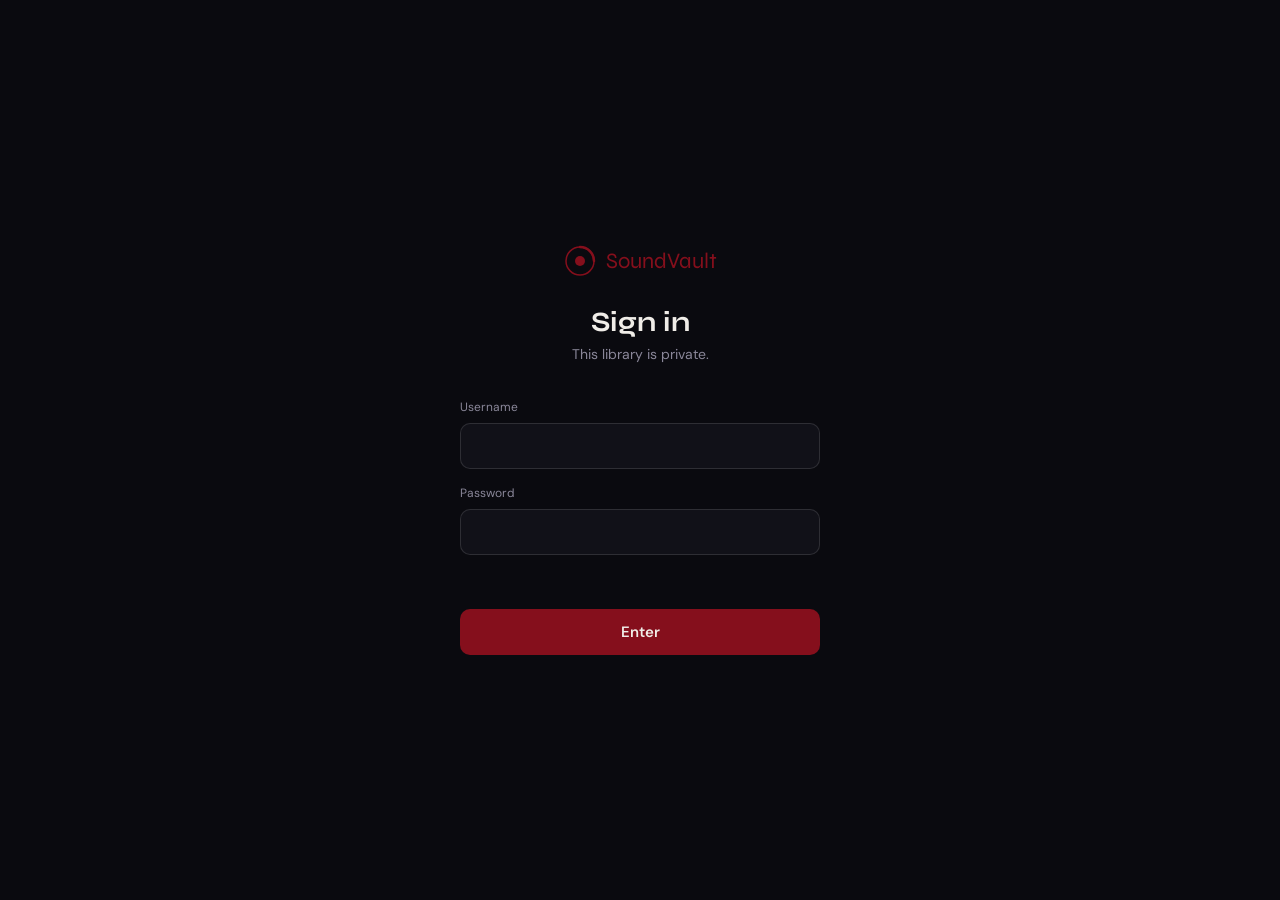
<file: index.html>
<!DOCTYPE html>
<html lang="en">

<head>
  <meta charset="UTF-8" />
  <meta name="viewport"
    content="width=device-width, initial-scale=1.0, maximum-scale=1.0, user-scalable=no, viewport-fit=cover" />
  <meta name="apple-mobile-web-app-capable" content="yes" />
  <meta name="apple-mobile-web-app-status-bar-style" content="black-translucent" />
  <meta name="apple-mobile-web-app-title" content="SoundVault" />
  <meta name="theme-color" content="#0a0a0f" />
  <meta name="description" content="Your local music library — albums, stems, playlists" />

  <title>SoundVault</title>

  <!-- PWA -->
  <link rel="manifest" href="manifest.json" />
  <link rel="apple-touch-icon" href="icons/icon-192.png" />
  <link rel="apple-touch-startup-image" href="icons/icon-512.png" />

  <!-- Fonts -->
  <link rel="preconnect" href="https://fonts.googleapis.com" />
  <link rel="preconnect" href="https://fonts.gstatic.com" crossorigin />
  <link
    href="https://fonts.googleapis.com/css2?family=Syne:wght@400;600;700;800&family=DM+Sans:ital,opsz,wght@0,9..40,300;0,9..40,400;0,9..40,500;1,9..40,300&display=swap"
    rel="stylesheet" />

  <link rel="stylesheet" href="style.css" />
</head>

<body>

  <!-- ── Sidebar ─────────────────────────────────────────────── -->
  <aside id="sidebar">
    <div class="sidebar-logo">
      <svg viewBox="0 0 32 32" fill="none">
        <circle cx="16" cy="16" r="14" stroke="currentColor" stroke-width="1.5" />
        <circle cx="16" cy="16" r="5" fill="currentColor" />
        <path d="M16 2 A14 14 0 0 1 30 16" stroke="currentColor" stroke-width="2.5" stroke-linecap="round" />
      </svg>
      <span>SoundVault</span>
    </div>

    <nav class="sidebar-nav">
      <button class="nav-btn active" data-view="home">
        <svg viewBox="0 0 24 24" fill="none" stroke="currentColor" stroke-width="1.8">
          <path d="M3 9.5L12 3l9 6.5V20a1 1 0 01-1 1H4a1 1 0 01-1-1z" />
          <path d="M9 21V12h6v9" />
        </svg>
        Home
      </button>
      <button class="nav-btn" data-view="search">
        <svg viewBox="0 0 24 24" fill="none" stroke="currentColor" stroke-width="1.8">
          <circle cx="11" cy="11" r="8" />
          <path d="M21 21l-4.35-4.35" />
        </svg>
        Search
      </button>
      <button class="nav-btn" data-view="library">
        <svg viewBox="0 0 24 24" fill="none" stroke="currentColor" stroke-width="1.8">
          <rect x="3" y="3" width="7" height="7" rx="1" />
          <rect x="14" y="3" width="7" height="7" rx="1" />
          <rect x="3" y="14" width="7" height="7" rx="1" />
          <rect x="14" y="14" width="7" height="7" rx="1" />
        </svg>
        Library
      </button>
    </nav>

    <div class="sidebar-section">
      <div class="section-header">
        <span>Playlists</span>
        <button id="btn-new-playlist" title="New playlist">
          <svg viewBox="0 0 24 24" fill="none" stroke="currentColor" stroke-width="2">
            <line x1="12" y1="5" x2="12" y2="19" />
            <line x1="5" y1="12" x2="19" y2="12" />
          </svg>
        </button>
      </div>
      <ul id="sidebar-playlists"></ul>
    </div>
  </aside>

  <!-- ── Mobile bottom nav ───────────────────────────────────── -->
  <nav id="mobile-nav">
    <button class="mnav-btn active" data-view="home">
      <svg viewBox="0 0 24 24" fill="none" stroke="currentColor" stroke-width="1.8">
        <path d="M3 9.5L12 3l9 6.5V20a1 1 0 01-1 1H4a1 1 0 01-1-1z" />
        <path d="M9 21V12h6v9" />
      </svg>
      Home
    </button>
    <button class="mnav-btn" data-view="search">
      <svg viewBox="0 0 24 24" fill="none" stroke="currentColor" stroke-width="1.8">
        <circle cx="11" cy="11" r="8" />
        <path d="M21 21l-4.35-4.35" />
      </svg>
      Search
    </button>
    <button class="mnav-btn" data-view="library">
      <svg viewBox="0 0 24 24" fill="none" stroke="currentColor" stroke-width="1.8">
        <rect x="3" y="3" width="7" height="7" rx="1" />
        <rect x="14" y="3" width="7" height="7" rx="1" />
        <rect x="3" y="14" width="7" height="7" rx="1" />
        <rect x="14" y="14" width="7" height="7" rx="1" />
      </svg>
      Library
    </button>
    <button class="mnav-btn" data-view="playlists">
      <svg viewBox="0 0 24 24" fill="none" stroke="currentColor" stroke-width="1.8">
        <line x1="8" y1="6" x2="21" y2="6" />
        <line x1="8" y1="12" x2="21" y2="12" />
        <line x1="8" y1="18" x2="21" y2="18" />
        <circle cx="3" cy="6" r="1.5" fill="currentColor" />
        <circle cx="3" cy="12" r="1.5" fill="currentColor" />
        <circle cx="3" cy="18" r="1.5" fill="currentColor" />
      </svg>
      Playlists
    </button>
  </nav>

  <!-- ── Main content ────────────────────────────────────────── -->
  <main id="main-content">

    <!-- Home view -->
    <section id="view-home" class="view active">
      <div class="view-header">
        <h1>Music<span id="greeting-time">Vault</span></h1>
      </div>
      <h2 class="section-title">All Albums</h2>
      <div id="home-albums" class="card-grid"></div>
    </section>

    <!-- Search view -->
    <section id="view-search" class="view">
      <div class="search-bar-wrap">
        <svg class="search-icon" viewBox="0 0 24 24" fill="none" stroke="currentColor" stroke-width="2">
          <circle cx="11" cy="11" r="8" />
          <path d="M21 21l-4.35-4.35" />
        </svg>
        <input type="search" id="search-input" placeholder="Artists, songs, albums…" autocomplete="off" />
      </div>
      <div id="search-results"></div>
    </section>

    <!-- Library view -->
    <section id="view-library" class="view">

      <!-- Library root: category menu like Apple Music -->
      <div id="library-root">
        <div class="view-header">
          <h1 style="margin:0;">Your Library</h1>
        </div>
        <ul class="library-category-list">
          <li class="library-category-item" data-category="playlists">
            <div class="lib-cat-icon">
              <svg viewBox="0 0 24 24" fill="none" stroke="currentColor" stroke-width="1.8">
                <line x1="8" y1="6" x2="21" y2="6" />
                <line x1="8" y1="12" x2="21" y2="12" />
                <line x1="8" y1="18" x2="21" y2="18" />
                <circle cx="3" cy="6" r="1.5" fill="currentColor" />
                <circle cx="3" cy="12" r="1.5" fill="currentColor" />
                <circle cx="3" cy="18" r="1.5" fill="currentColor" />
              </svg>
            </div>
            <span class="lib-cat-label">Playlists</span>
            <svg class="lib-cat-chevron" viewBox="0 0 24 24" fill="none" stroke="currentColor" stroke-width="2">
              <polyline points="9 18 15 12 9 6" />
            </svg>
          </li>
          <li class="library-category-item" data-category="artists">
            <div class="lib-cat-icon">
              <svg viewBox="0 0 24 24" fill="none" stroke="currentColor" stroke-width="1.8">
                <path d="M20 21v-2a4 4 0 00-4-4H8a4 4 0 00-4 4v2" />
                <circle cx="12" cy="7" r="4" />
              </svg>
            </div>
            <span class="lib-cat-label">Artists</span>
            <svg class="lib-cat-chevron" viewBox="0 0 24 24" fill="none" stroke="currentColor" stroke-width="2">
              <polyline points="9 18 15 12 9 6" />
            </svg>
          </li>
          <li class="library-category-item" data-category="albums">
            <div class="lib-cat-icon">
              <svg viewBox="0 0 24 24" fill="none" stroke="currentColor" stroke-width="1.8">
                <rect x="3" y="3" width="7" height="7" rx="1" />
                <rect x="14" y="3" width="7" height="7" rx="1" />
                <rect x="3" y="14" width="7" height="7" rx="1" />
                <rect x="14" y="14" width="7" height="7" rx="1" />
              </svg>
            </div>
            <span class="lib-cat-label">Albums</span>
            <svg class="lib-cat-chevron" viewBox="0 0 24 24" fill="none" stroke="currentColor" stroke-width="2">
              <polyline points="9 18 15 12 9 6" />
            </svg>
          </li>
          <li class="library-category-item" data-category="songs">
            <div class="lib-cat-icon">
              <svg viewBox="0 0 24 24" fill="none" stroke="currentColor" stroke-width="1.8">
                <path d="M9 18V5l12-2v13" />
                <circle cx="6" cy="18" r="3" />
                <circle cx="18" cy="16" r="3" />
              </svg>
            </div>
            <span class="lib-cat-label">Songs</span>
            <svg class="lib-cat-chevron" viewBox="0 0 24 24" fill="none" stroke="currentColor" stroke-width="2">
              <polyline points="9 18 15 12 9 6" />
            </svg>
          </li>
          <li class="library-category-item" data-category="downloaded">
            <div class="lib-cat-icon">
              <svg viewBox="0 0 24 24" fill="none" stroke="currentColor" stroke-width="1.8">
                <circle cx="12" cy="12" r="10" />
                <polyline points="8 12 12 16 16 12" />
                <line x1="12" y1="8" x2="12" y2="16" />
              </svg>
            </div>
            <span class="lib-cat-label">Downloaded</span>
            <svg class="lib-cat-chevron" viewBox="0 0 24 24" fill="none" stroke="currentColor" stroke-width="2">
              <polyline points="9 18 15 12 9 6" />
            </svg>
          </li>
        </ul>

        <!-- Recently Added -->
        <h2 class="section-title" style="margin-top:32px;">Recently Added</h2>
        <div id="library-albums-recent" class="card-grid"></div>
      </div>

      <!-- Albums sub-view -->
      <div id="library-albums-view" class="hidden">
        <div class="sub-view-header">
          <button class="back-btn" id="btn-back-to-library-root">← Library</button>
          <div style="display:flex;align-items:center;gap:12px;">
            <select id="library-sort"
              style="background:var(--surface);color:var(--text);border:none;padding:6px 12px;border-radius:6px;font-family:'DM Sans',sans-serif;background:var(--bg-active);color:var(--text-primary);">
              <option value="newest">Newest</option>
              <option value="a-z">A - Z</option>
              <option value="z-a">Z - A</option>
            </select>
          </div>
        </div>
        <h1 style="font-family:var(--font-display);font-size:2rem;font-weight:800;margin-bottom:20px;">Albums</h1>
        <div id="library-albums" class="card-grid"></div>
      </div>

      <!-- Artists sub-view -->
      <div id="library-artists-view" class="hidden">
        <div class="sub-view-header">
          <button class="back-btn" id="btn-back-to-library-from-artists">← Library</button>
        </div>
        <h1 style="font-family:var(--font-display);font-size:2rem;font-weight:800;margin-bottom:20px;">Artists</h1>
        <div class="search-bar-wrap" style="margin-bottom: 16px;">
          <svg class="search-icon" viewBox="0 0 24 24" fill="none" stroke="currentColor" stroke-width="2">
            <circle cx="11" cy="11" r="8" />
            <path d="M21 21l-4.35-4.35" />
          </svg>
          <input type="search" id="artists-search-input" placeholder="Search" autocomplete="off" />
        </div>
        <div style="display:flex;align-items:flex-start;position:relative;width:100%;">
          <ul id="artists-list" class="artists-list" style="flex:1;min-width:0;"></ul>
          <div id="artists-az-scroll" class="az-scroll-container"></div>
        </div>
      </div>

      <!-- Artist detail sub-view -->
      <div id="library-artist-detail" class="hidden">
        <button class="back-btn" id="btn-back-to-artists">← Artists</button>
        <div class="artist-hero">
          <div class="artist-avatar" id="artist-avatar-icon">
            <svg viewBox="0 0 24 24" fill="none" stroke="currentColor" stroke-width="1.2">
              <path d="M20 21v-2a4 4 0 00-4-4H8a4 4 0 00-4 4v2" />
              <circle cx="12" cy="7" r="4" />
            </svg>
          </div>
          <div class="album-meta">
            <p class="meta-label">Artist</p>
            <h1 id="artist-detail-name"></h1>
            <p id="artist-detail-count" class="meta-count"></p>
            <div class="album-actions">
              <button class="btn-play-all" id="btn-play-artist">
                <svg viewBox="0 0 24 24" fill="currentColor">
                  <path d="M5 3l14 9-14 9z" />
                </svg>
                Play
              </button>
              <button class="btn-shuffle" id="btn-shuffle-artist">
                <svg viewBox="0 0 24 24" fill="none" stroke="currentColor" stroke-width="2">
                  <polyline points="16 3 21 3 21 8" />
                  <line x1="4" y1="20" x2="21" y2="3" />
                  <polyline points="21 16 21 21 16 21" />
                  <line x1="15" y1="15" x2="21" y2="21" />
                </svg>
                Shuffle
              </button>
            </div>
          </div>
        </div>
        <ul id="artist-track-list" class="track-list"></ul>
      </div>

      <!-- Songs sub-view -->
      <div id="library-songs-view" class="hidden">
        <div class="sub-view-header">
          <button class="back-btn" id="btn-back-to-library-from-songs">← Library</button>
        </div>
        <h1 style="font-family:var(--font-display);font-size:2rem;font-weight:800;margin-bottom:8px;">Songs</h1>
        <div class="search-bar-wrap" style="margin-bottom: 16px;">
          <svg class="search-icon" viewBox="0 0 24 24" fill="none" stroke="currentColor" stroke-width="2">
            <circle cx="11" cy="11" r="8"/>
            <path d="M21 21l-4.35-4.35"/>
          </svg>
          <input type="search" id="songs-search-input" placeholder="Search" autocomplete="off" />
        </div>
        <div class="songs-actions">
          <button class="btn-play-all" id="btn-play-all-songs">
            <svg viewBox="0 0 24 24" fill="currentColor">
              <path d="M5 3l14 9-14 9z" />
            </svg>
            Play
          </button>
          <button class="btn-shuffle" id="btn-shuffle-all-songs">
            <svg viewBox="0 0 24 24" fill="none" stroke="currentColor" stroke-width="2">
              <polyline points="16 3 21 3 21 8" />
              <line x1="4" y1="20" x2="21" y2="3" />
              <polyline points="21 16 21 21 16 21" />
              <line x1="15" y1="15" x2="21" y2="21" />
            </svg>
            Shuffle
          </button>
        </div>
        <ul id="all-songs-list" class="track-list songs-track-list"></ul>
      </div>

      <!-- Downloaded sub-view -->
      <div id="library-downloaded-view" class="hidden">
        <div class="sub-view-header">
          <button class="back-btn" id="btn-back-to-library-from-downloaded">← Library</button>
        </div>
        <h1 style="font-family:var(--font-display);font-size:2rem;font-weight:800;margin-bottom:8px;">Downloaded</h1>
        <div class="search-bar-wrap" style="margin-bottom: 16px;">
          <svg class="search-icon" viewBox="0 0 24 24" fill="none" stroke="currentColor" stroke-width="2">
            <circle cx="11" cy="11" r="8"/>
            <path d="M21 21l-4.35-4.35"/>
          </svg>
          <input type="search" id="downloaded-search-input" placeholder="Search" autocomplete="off" />
        </div>
        <div class="songs-actions" id="downloaded-actions">
          <button class="btn-play-all" id="btn-play-downloaded">
            <svg viewBox="0 0 24 24" fill="currentColor">
              <path d="M5 3l14 9-14 9z" />
            </svg>
            Play
          </button>
          <button class="btn-shuffle" id="btn-shuffle-downloaded">
            <svg viewBox="0 0 24 24" fill="none" stroke="currentColor" stroke-width="2">
              <polyline points="16 3 21 3 21 8" />
              <line x1="4" y1="20" x2="21" y2="3" />
              <polyline points="21 16 21 21 16 21" />
              <line x1="15" y1="15" x2="21" y2="21" />
            </svg>
            Shuffle
          </button>
        </div>
        <ul id="downloaded-songs-list" class="track-list songs-track-list"></ul>
      </div>

      <!-- Album detail sub-view -->
      <div id="album-detail" class="hidden">
        <button class="back-btn" id="btn-back-library">← Back</button>
        <div class="album-hero">
          <div class="album-art-lg" id="detail-art"></div>
          <div class="album-meta">
            <p class="meta-label">Album</p>
            <h1 id="detail-title"></h1>
            <div class="album-actions">
              <button class="btn-play-all" id="btn-play-album">
                <svg viewBox="0 0 24 24" fill="currentColor">
                  <path d="M5 3l14 9-14 9z" />
                </svg>
                Play All
              </button>
              <button class="btn-shuffle" id="btn-shuffle-album">
                <svg viewBox="0 0 24 24" fill="none" stroke="currentColor" stroke-width="2">
                  <polyline points="16 3 21 3 21 8" />
                  <line x1="4" y1="20" x2="21" y2="3" />
                  <polyline points="21 16 21 21 16 21" />
                  <line x1="15" y1="15" x2="21" y2="21" />
                </svg>
                Shuffle
              </button>
              <button class="btn-add-playlist" id="btn-add-album-to-playlist">+ Playlist</button>
            </div>
          </div>
        </div>
        <ul id="track-list" class="track-list"></ul>
      </div>

    </section>

    <!-- Playlists view (mobile) -->
    <section id="view-playlists" class="view">
      <div class="view-header">
        <h1>Playlists</h1>
        <button class="pill-btn" id="btn-new-playlist-mobile">+ New</button>
      </div>
      <ul id="playlist-list-mobile" class="playlist-list"></ul>
    </section>

    <!-- Playlist detail view -->
    <section id="view-playlist-detail" class="view">
      <button class="back-btn" id="btn-back-playlists">← Back</button>
      <div class="album-hero">
        <div class="album-art-lg playlist-art" id="pl-detail-art">
          <svg viewBox="0 0 24 24" fill="none" stroke="currentColor" stroke-width="1.2">
            <line x1="8" y1="6" x2="21" y2="6" />
            <line x1="8" y1="12" x2="21" y2="12" />
            <line x1="8" y1="18" x2="21" y2="18" />
          </svg>
        </div>
        <div class="album-meta">
          <p class="meta-label">Playlist</p>
          <h1 id="pl-detail-title" contenteditable="true" spellcheck="false"></h1>
          <p id="pl-detail-count" class="meta-count"></p>
          <div class="album-actions">
            <button class="btn-play-all" id="btn-play-playlist">
              <svg viewBox="0 0 24 24" fill="currentColor">
                <path d="M5 3l14 9-14 9z" />
              </svg>
              Play All
            </button>
            <button class="btn-shuffle" id="btn-shuffle-playlist">
              <svg viewBox="0 0 24 24" fill="none" stroke="currentColor" stroke-width="2">
                <polyline points="16 3 21 3 21 8" />
                <line x1="4" y1="20" x2="21" y2="3" />
                <polyline points="21 16 21 21 16 21" />
                <line x1="15" y1="15" x2="21" y2="21" />
              </svg>
              Shuffle
            </button>
            <button class="btn-danger" id="btn-delete-playlist">Delete</button>
          </div>
        </div>
      </div>
      <ul id="pl-track-list" class="track-list"></ul>
    </section>

  </main>

  <!-- ── Now Playing Bar ─────────────────────────────────────── -->
  <div id="player-bar" class="hidden">
    <div class="player-track">
      <div class="player-art" id="player-art">
        <svg viewBox="0 0 24 24" fill="none" stroke="currentColor" stroke-width="1.5">
          <circle cx="12" cy="12" r="9" />
          <circle cx="12" cy="12" r="3" fill="currentColor" />
        </svg>
      </div>
      <div class="player-info">
        <p id="player-title" class="player-title">—</p>
        <p id="player-album" class="player-album"><span>—</span></p>
      </div>
      <button class="player-like" id="btn-like" title="Like">
        <svg viewBox="0 0 24 24" fill="none" stroke="currentColor" stroke-width="2">
          <path
            d="M20.84 4.61a5.5 5.5 0 00-7.78 0L12 5.67l-1.06-1.06a5.5 5.5 0 00-7.78 7.78l1.06 1.06L12 21.23l7.78-7.78 1.06-1.06a5.5 5.5 0 000-7.78z" />
        </svg>
      </button>
      <button class="player-add" id="btn-add-playlist-player" title="Add to Playlist"
        style="background:none;border:none;color:var(--text-muted);cursor:pointer;margin-left:8px;">
        <svg viewBox="0 0 24 24" fill="none" stroke="currentColor" stroke-width="2" width="20" height="20">
          <line x1="12" y1="5" x2="12" y2="19" />
          <line x1="5" y1="12" x2="19" y2="12" />
        </svg>
      </button>
    </div>

    <div class="player-controls">
      <div class="player-top-controls">
        <button id="btn-shuffle" class="ctrl-btn" title="Shuffle">
          <svg viewBox="0 0 24 24" fill="none" stroke="currentColor" stroke-width="2">
            <polyline points="16 3 21 3 21 8" />
            <line x1="4" y1="20" x2="21" y2="3" />
            <polyline points="21 16 21 21 16 21" />
            <line x1="15" y1="15" x2="21" y2="21" />
          </svg>
        </button>
        <button id="btn-prev" class="ctrl-btn" title="Previous">
          <svg viewBox="0 0 24 24" fill="currentColor">
            <polygon points="19 20 9 12 19 4 19 20" />
            <line x1="5" y1="19" x2="5" y2="5" stroke="currentColor" stroke-width="2" />
          </svg>
        </button>
        <button id="btn-play-pause" class="ctrl-btn ctrl-play" title="Play/Pause">
          <svg id="icon-play" viewBox="0 0 24 24" fill="currentColor">
            <path d="M5 3l14 9-14 9z" />
          </svg>
          <svg id="icon-pause" viewBox="0 0 24 24" fill="currentColor" class="hidden">
            <rect x="6" y="4" width="4" height="16" />
            <rect x="14" y="4" width="4" height="16" />
          </svg>
        </button>
        <button id="btn-next" class="ctrl-btn" title="Next">
          <svg viewBox="0 0 24 24" fill="currentColor">
            <polygon points="5 4 15 12 5 20 5 4" />
            <line x1="19" y1="5" x2="19" y2="19" stroke="currentColor" stroke-width="2" />
          </svg>
        </button>
        <button id="btn-repeat" class="ctrl-btn" title="Repeat">
          <svg viewBox="0 0 24 24" fill="none" stroke="currentColor" stroke-width="2">
            <polyline points="17 1 21 5 17 9" />
            <path d="M3 11V9a4 4 0 014-4h14" />
            <polyline points="7 23 3 19 7 15" />
            <path d="M21 13v2a4 4 0 01-4 4H3" />
          </svg>
        </button>
      </div>
      <div class="player-progress-row">
        <span id="time-current">0:00</span>
        <div class="progress-track" id="progress-track">
          <div class="progress-bar" id="progress-bar"></div>
          <div class="progress-thumb" id="progress-thumb"></div>
        </div>
        <span id="time-total">0:00</span>
      </div>
    </div>

    <div class="player-right">
      <div class="volume-wrap">
        <svg class="vol-icon" viewBox="0 0 24 24" fill="none" stroke="currentColor" stroke-width="2">
          <polygon points="11 5 6 9 2 9 2 15 6 15 11 19 11 5" />
          <path d="M15.54 8.46a5 5 0 010 7.07" />
          <path d="M19.07 4.93a10 10 0 010 14.14" />
        </svg>
        <input type="range" id="volume-slider" min="0" max="1" step="0.01" value="1" />
      </div>
      <button id="btn-queue" class="ctrl-btn" title="Queue">
        <svg viewBox="0 0 24 24" fill="none" stroke="currentColor" stroke-width="2">
          <line x1="8" y1="6" x2="21" y2="6" />
          <line x1="8" y1="12" x2="21" y2="12" />
          <line x1="8" y1="18" x2="21" y2="18" />
          <circle cx="3" cy="6" r="1.5" fill="currentColor" />
          <circle cx="3" cy="12" r="1.5" fill="currentColor" />
          <circle cx="3" cy="18" r="1.5" fill="currentColor" />
        </svg>
      </button>
    </div>
  </div>


  <!-- ── Queue Panel ─────────────────────────────────────────── -->
  <div id="queue-panel" class="panel hidden">
    <div class="panel-header">
      <h3>Up Next</h3>
      <button class="panel-close" id="btn-close-queue">×</button>
    </div>
    <ul id="queue-list"></ul>
  </div>

  <!-- ── Playlist Modal ─────────────────────────────────────── -->
  <div id="modal-overlay" class="hidden">
    <div id="modal">
      <h3 id="modal-title">Add to Playlist</h3>
      <div id="modal-body"></div>
      <div class="modal-actions">
        <button class="btn-secondary" id="modal-cancel">Cancel</button>
      </div>
    </div>
  </div>

  <!-- ── Context Menu ────────────────────────────────────────── -->
  <ul id="context-menu" class="hidden">
    <li id="ctx-play">Play now</li>
    <li id="ctx-next">Play next</li>
    <li id="ctx-add-queue">Add to queue</li>
    <li class="separator"></li>
    <li id="ctx-add-playlist">Add to playlist</li>
    <li id="ctx-remove-playlist" class="hidden danger">Remove from playlist</li>
    <li id="ctx-rename">Rename</li>
  </ul>

  <!-- ── Login Gate (visible until the iMac server issues a token) ── -->
  <div id="login-gate">
    <div class="login-card">
      <div class="login-logo">
        <svg viewBox="0 0 32 32" fill="none">
          <circle cx="16" cy="16" r="14" stroke="currentColor" stroke-width="1.5" />
          <circle cx="16" cy="16" r="5" fill="currentColor" />
          <path d="M16 2 A14 14 0 0 1 30 16" stroke="currentColor" stroke-width="2.5" stroke-linecap="round" />
        </svg>
        <span>SoundVault</span>
      </div>
      <h2 class="login-title">Sign in</h2>
      <p class="login-sub">This library is private.</p>
      <form id="login-form" autocomplete="on">
        <label class="login-label" for="login-username">Username</label>
        <input id="login-username" name="username" type="text" autocomplete="username" autocapitalize="none"
          spellcheck="false" required />
        <label class="login-label" for="login-password">Password</label>
        <input id="login-password" name="password" type="password" autocomplete="current-password" required />
        <p id="login-error" class="login-error" role="alert"></p>
        <button type="submit" id="login-submit">Enter</button>
      </form>
    </div>
  </div>

  <!-- ── Hidden audio elements ─────────────────────────────── -->
  <audio id="audio-engine" preload="auto" playsinline x-webkit-airplay="allow"></audio>
  <audio id="audio-preload" preload="auto" playsinline x-webkit-airplay="allow"></audio>

  <script src="main.js"></script>
</body>

</html>
</file>
<file: style.css>
/* ============================================================
   SoundVault — Stylesheet
   Aesthetic: Dark luxury / editorial — deep blacks, warm reds,
   generous space, cinematic typography
   ============================================================ */

/* ── Reset & Variables ─────────────────────────────────────── */
*,
*::before,
*::after {
  box-sizing: border-box;
  margin: 0;
  padding: 0;
}

:root {
  /* Palette */
  --bg-deep: #0a0a0f;
  --bg-surface: #111118;
  --bg-raised: #18181f;
  --bg-hover: #22222e;
  --bg-active: #2a2a38;
  --border: rgba(255, 255, 255, 0.06);
  --border-hi: rgba(255, 255, 255, 0.12);

  /* Text */
  --text-primary: #f0ede8;
  --text-secondary: #8a8799;
  --text-muted: #4a4859;

  /* Accent */
  --red: #850f1c;
  --red-dim: #3d0f15;
  --red-glow: rgba(213, 0, 0, 1);
  --teal: #4ecdc4;
  --teal-dim: rgba(78, 205, 196, 0.15);

  /* Player */
  --player-h: 88px;
  --player-h-mob: 68px;
  --sidebar-w: 240px;
  --mobile-nav-h: 64px;

  /* Misc */
  --radius: 10px;
  --radius-lg: 16px;
  --radius-pill: 999px;
  --shadow: 0 8px 32px rgba(0, 0, 0, 0.6);
  --shadow-lg: 0 16px 64px rgba(0, 0, 0, 0.8);

  /* Fonts */
  --font-display: 'Syne', sans-serif;
  --font-body: 'DM Sans', sans-serif;

  /* Transitions */
  --t: 0.2s ease;
  --t-slow: 0.4s cubic-bezier(0.22, 1, 0.36, 1);
}

html {
  height: 100%;
  font-size: 15px;
}

body {
  height: 100%;
  font-family: var(--font-body);
  background: var(--bg-deep);
  color: var(--text-primary);
  display: grid;
  grid-template-columns: var(--sidebar-w) minmax(0, 1fr);
  grid-template-rows: 1fr var(--player-h);
  grid-template-areas:
    "sidebar main"
    "player  player";
  overflow: hidden;
  -webkit-font-smoothing: antialiased;
}

/* ── Scrollbar ─────────────────────────────────────────────── */
::-webkit-scrollbar {
  width: 4px;
}

::-webkit-scrollbar-track {
  background: transparent;
}

::-webkit-scrollbar-thumb {
  background: var(--bg-active);
  border-radius: 2px;
}

/* ── Sidebar ───────────────────────────────────────────────── */
#sidebar {
  grid-area: sidebar;
  background: var(--bg-surface);
  border-right: 1px solid var(--border);
  display: flex;
  flex-direction: column;
  overflow-y: auto;
  padding: 0 0 24px;
  user-select: none;
}

.sidebar-logo {
  display: flex;
  align-items: center;
  gap: 10px;
  padding: 24px 20px 20px;
  font-family: var(--font-display);
  font-size: 1.1rem;
  font-weight: 700;
  letter-spacing: 0.04em;
  color: var(--red);
  border-bottom: 1px solid var(--border);
  margin-bottom: 8px;
}

.sidebar-logo svg {
  width: 28px;
  height: 28px;
  color: var(--red);
}

.sidebar-nav {
  padding: 8px 10px;
}

.nav-btn {
  display: flex;
  align-items: center;
  gap: 12px;
  width: 100%;
  padding: 10px 12px;
  background: none;
  border: none;
  border-radius: var(--radius);
  color: var(--text-secondary);
  font-family: var(--font-body);
  font-size: 0.9rem;
  font-weight: 500;
  cursor: pointer;
  transition: background var(--t), color var(--t);
  text-align: left;
}

.nav-btn svg {
  width: 20px;
  height: 20px;
  flex-shrink: 0;
}

.nav-btn:hover {
  background: var(--bg-hover);
  color: var(--text-primary);
}

.nav-btn.active {
  background: var(--bg-active);
  color: var(--red);
}

.sidebar-section {
  padding: 20px 10px 0;
  flex: 1;
  min-height: 0;
  overflow-y: auto;
}

.section-header {
  display: flex;
  align-items: center;
  justify-content: space-between;
  padding: 0 6px 10px;
  font-size: 0.72rem;
  font-weight: 600;
  letter-spacing: 0.08em;
  text-transform: uppercase;
  color: var(--text-muted);
}

.section-header button {
  background: none;
  border: none;
  color: var(--text-muted);
  cursor: pointer;
  padding: 2px;
  border-radius: 4px;
  transition: color var(--t);
  display: flex;
}

.section-header button svg {
  width: 16px;
  height: 16px;
}

.section-header button:hover {
  color: var(--text-primary);
}

#sidebar-playlists {
  list-style: none;
}

#sidebar-playlists li {
  padding: 8px 12px;
  border-radius: var(--radius);
  font-size: 0.88rem;
  color: var(--text-secondary);
  cursor: pointer;
  transition: background var(--t), color var(--t);
  white-space: nowrap;
  overflow: hidden;
  text-overflow: ellipsis;
}

#sidebar-playlists li:hover {
  background: var(--bg-hover);
  color: var(--text-primary);
}

#sidebar-playlists li.active {
  color: var(--red);
}

/* ── Main content ──────────────────────────────────────────── */
#main-content {
  grid-area: main;
  overflow-y: auto;
  padding: calc(32px + env(safe-area-inset-top)) 40px calc(100px + env(safe-area-inset-bottom));
  position: relative;
}

.view {
  display: none;
}

.view.active {
  display: block;
  animation: fadeIn 0.25s ease;
}

@keyframes fadeIn {
  from {
    opacity: 0;
    transform: translateY(6px);
  }

  to {
    opacity: 1;
  }
}

.view-header {
  display: flex;
  align-items: center;
  justify-content: space-between;
  margin-bottom: 28px;
}

.view-header h1 {
  font-family: var(--font-display);
  font-size: 2rem;
  font-weight: 800;
}

h1 {
  font-family: var(--font-display);
  font-size: 1.8rem;
  font-weight: 800;
  margin-bottom: 24px;
}

h2.section-title {
  font-family: var(--font-display);
  font-size: 1.2rem;
  font-weight: 700;
  margin: 36px 0 16px;
  color: var(--text-primary);
}

/* ── Library Category List (Apple Music style) ─────────────── */
.library-category-list {
  list-style: none;
  border: 1px solid var(--border);
  border-radius: var(--radius-lg);
  overflow: hidden;
  background: var(--bg-surface);
}

.library-category-item {
  display: flex;
  align-items: center;
  gap: 14px;
  padding: 14px 16px;
  cursor: pointer;
  transition: background var(--t);
  border-bottom: 1px solid var(--border);
  user-select: none;
}

.library-category-item:last-child {
  border-bottom: none;
}

.library-category-item:hover {
  background: var(--bg-hover);
}

.library-category-item:active {
  background: var(--bg-active);
}

.lib-cat-icon {
  width: 32px;
  height: 32px;
  border-radius: 8px;
  background: var(--bg-surface);
  display: flex;
  align-items: center;
  justify-content: center;
  flex-shrink: 0;
}

.lib-cat-icon svg {
  width: 24px;
  height: 24px;
  color: #fa243c;
}

.lib-cat-label {
  flex: 1;
  font-size: 1.1rem;
  font-weight: 500;
  color: #fa243c;
}

.lib-cat-chevron {
  width: 16px;
  height: 16px;
  color: var(--text-muted);
  flex-shrink: 0;
}

/* ── Sub-view header ───────────────────────────────────────── */
.sub-view-header {
  display: flex;
  align-items: center;
  justify-content: space-between;
  margin-bottom: 16px;
}

/* ── Songs actions bar ─────────────────────────────────────── */
.songs-actions {
  display: flex;
  gap: 12px;
  align-items: center;
  margin-bottom: 20px;
  flex-wrap: wrap;
}

/* ── Songs track list (with album art thumbnails) ──────────── */
.songs-track-list li {
  display: grid;
  grid-template-columns: 44px 1fr auto;
  align-items: center;
  gap: 12px;
  padding: 8px 12px;
  border-radius: var(--radius);
  cursor: pointer;
  transition: background var(--t);
  user-select: none;
}

.songs-track-list li:hover {
  background: var(--bg-hover);
}

.song-thumb {
  width: 44px;
  height: 44px;
  border-radius: 6px;
  flex-shrink: 0;
  display: flex;
  align-items: center;
  justify-content: center;
  overflow: hidden;
}

.song-info {
  min-width: 0;
}

.song-info .track-title {
  font-size: 0.9rem;
  font-weight: 500;
  white-space: nowrap;
  overflow: hidden;
  text-overflow: ellipsis;
}

.song-info .player-album {
  font-size: 0.78rem;
  color: var(--text-muted);
  white-space: nowrap;
  overflow: hidden;
  text-overflow: ellipsis;
}

/* ── Artists list ──────────────────────────────────────────── */
.artists-list {
  list-style: none;
}

.artist-list-item {
  display: flex;
  align-items: center;
  gap: 14px;
  padding: 10px 12px;
  border-radius: var(--radius);
  cursor: pointer;
  transition: background var(--t);
  user-select: none;
}

.artist-list-item:hover {
  background: var(--bg-hover);
}

.artist-list-avatar {
  width: 48px;
  height: 48px;
  border-radius: 50%;
  background: var(--bg-active);
  display: flex;
  align-items: center;
  justify-content: center;
  flex-shrink: 0;
  border: 1px solid var(--border);
}

.artist-list-avatar svg {
  width: 22px;
  height: 22px;
  color: var(--text-muted);
}

.artist-list-info {
  flex: 1;
  min-width: 0;
  display: flex;
  flex-direction: column;
  gap: 2px;
}

.artist-list-name {
  font-size: 0.92rem;
  font-weight: 600;
  white-space: nowrap;
  overflow: hidden;
  text-overflow: ellipsis;
  color: var(--text-primary);
}

.artist-list-count {
  font-size: 0.78rem;
  color: var(--text-muted);
}

.artist-separator {
  font-size: 1.1rem;
  font-weight: 700;
  color: var(--text-primary);
  margin: 16px 0 8px 12px;
}

.az-scroll-container {
  position: sticky;
  top: 100px;
  height: calc(100vh - 300px);
  min-height: 200px;
  display: flex;
  flex-direction: column;
  justify-content: space-between;
  align-items: center;
  margin-left: 10px;
  padding-right: 4px;
  font-size: 0.7rem;
  font-weight: 700;
  color: var(--red);
  user-select: none;
  touch-action: none;
}

.az-char {
  cursor: pointer;
  padding: 1px 4px;
  border-radius: 4px;
  transition: background var(--t), color var(--t);
}

.az-char:hover {
  background: var(--bg-hover);
  color: var(--text-primary);
}

/* ── Artist detail hero ────────────────────────────────────── */
.artist-hero {
  display: flex;
  gap: 28px;
  align-items: flex-end;
  margin-bottom: 28px;
  padding-bottom: 24px;
  border-bottom: 1px solid var(--border);
}

.artist-avatar {
  width: 160px;
  height: 160px;
  border-radius: 50%;
  background: var(--bg-active);
  flex-shrink: 0;
  display: flex;
  align-items: center;
  justify-content: center;
  box-shadow: var(--shadow-lg);
  border: 2px solid var(--border-hi);
}

.artist-avatar svg {
  width: 50%;
  height: 50%;
  color: var(--text-muted);
}

/* ── Card grid ─────────────────────────────────────────────── */
.card-grid {
  display: grid;
  grid-template-columns: repeat(auto-fill, minmax(160px, 1fr));
  gap: 20px;
}

.album-card {
  cursor: pointer;
  border-radius: var(--radius-lg);
  padding: 14px;
  background: var(--bg-surface);
  border: 1px solid var(--border);
  transition: background var(--t), transform var(--t), border-color var(--t);
  position: relative;
  overflow: hidden;
}

.album-card:hover {
  background: var(--bg-raised);
  border-color: var(--border-hi);
  transform: translateY(-2px);
}

.album-card:hover .card-play-btn {
  opacity: 1;
  transform: translateY(0);
}

.card-art {
  aspect-ratio: 1;
  border-radius: 8px;
  background: var(--bg-active);
  margin-bottom: 12px;
  display: flex;
  align-items: center;
  justify-content: center;
  overflow: hidden;
  position: relative;
}

.card-art svg {
  width: 40%;
  height: 40%;
  color: var(--text-muted);
}

.card-play-btn {
  position: absolute;
  bottom: 8px;
  right: 8px;
  width: 40px;
  height: 40px;
  border-radius: 50%;
  background: var(--red);
  border: none;
  cursor: pointer;
  display: flex;
  align-items: center;
  justify-content: center;
  opacity: 0;
  transform: translateY(6px);
  transition: opacity var(--t), transform var(--t), box-shadow var(--t);
  box-shadow: 0 4px 16px rgba(200, 169, 110, 0.4);
  z-index: 2;
}

.card-play-btn svg {
  width: 16px;
  height: 16px;
  fill: #0a0a0f;
  margin-left: 2px;
}

.card-play-btn:hover {
  box-shadow: 0 6px 24px rgba(200, 169, 110, 0.6);
}

.card-title {
  font-size: 0.88rem;
  font-weight: 600;
  white-space: nowrap;
  overflow: hidden;
  text-overflow: ellipsis;
  color: var(--text-primary);
}

.card-sub {
  font-size: 0.78rem;
  color: var(--text-muted);
  margin-top: 3px;
}

/* Album colour strips for visual variety */
.card-art[data-hue="0"] {
  background: linear-gradient(135deg, #1a1018, #2a1520);
}

.card-art[data-hue="1"] {
  background: linear-gradient(135deg, #0f1a20, #152535);
}

.card-art[data-hue="2"] {
  background: linear-gradient(135deg, #161a0f, #252a15);
}

.card-art[data-hue="3"] {
  background: linear-gradient(135deg, #1a1018, #301825);
}

.card-art[data-hue="4"] {
  background: linear-gradient(135deg, #101820, #152530);
}

/* ── Search ────────────────────────────────────────────────── */
.search-bar-wrap {
  position: relative;
  margin-bottom: 28px;
}

.search-bar-wrap .search-icon {
  position: absolute;
  left: 16px;
  top: 50%;
  transform: translateY(-50%);
  width: 18px;
  height: 18px;
  color: var(--text-muted);
  pointer-events: none;
}

#search-input,
#artists-search-input,
#songs-search-input,
#downloaded-search-input {
  width: 100%;
  padding: 14px 20px 14px 46px;
  background: var(--bg-surface);
  border: 1px solid var(--border);
  border-radius: var(--radius-pill);
  color: var(--text-primary);
  font-family: var(--font-body);
  font-size: 0.95rem;
  outline: none;
  transition: border-color var(--t), box-shadow var(--t);
}

#search-input:focus,
#artists-search-input:focus,
#songs-search-input:focus,
#downloaded-search-input:focus {
  border-color: var(--red-dim);
  box-shadow: 0 0 0 3px var(--red-glow);
}

#search-input::placeholder,
#artists-search-input::placeholder,
#songs-search-input::placeholder,
#downloaded-search-input::placeholder {
  color: var(--text-muted);
}

#search-results .search-section-title {
  font-size: 0.75rem;
  font-weight: 600;
  letter-spacing: 0.08em;
  text-transform: uppercase;
  color: var(--text-muted);
  margin-bottom: 12px;
}

/* ── Album hero ────────────────────────────────────────────── */
.back-btn {
  background: none;
  border: none;
  color: var(--text-secondary);
  cursor: pointer;
  font-family: var(--font-body);
  font-size: 0.88rem;
  padding: 6px 0;
  margin-bottom: 24px;
  display: inline-flex;
  align-items: center;
  gap: 6px;
  transition: color var(--t);
}

.back-btn:hover {
  color: var(--text-primary);
}

.album-hero {
  display: flex;
  gap: 32px;
  align-items: flex-end;
  margin-bottom: 32px;
  padding-bottom: 28px;
  border-bottom: 1px solid var(--border);
}

.album-art-lg {
  width: 200px;
  height: 200px;
  border-radius: var(--radius-lg);
  background: var(--bg-active);
  flex-shrink: 0;
  display: flex;
  align-items: center;
  justify-content: center;
  box-shadow: var(--shadow-lg);
  overflow: hidden;
}

.album-art-lg svg {
  width: 50%;
  height: 50%;
  color: var(--text-muted);
}

.playlist-art {
  background: var(--bg-raised);
  border: 1px solid var(--border);
}

.album-meta {
  flex: 1;
  min-width: 0;
}

.meta-label {
  font-size: 0.75rem;
  font-weight: 600;
  letter-spacing: 0.1em;
  text-transform: uppercase;
  color: var(--text-muted);
  margin-bottom: 8px;
}

.meta-count {
  font-size: 0.85rem;
  color: var(--text-muted);
  margin-top: 6px;
}

.album-meta h1 {
  font-family: var(--font-display);
  font-size: 2.2rem;
  font-weight: 800;
  margin-bottom: 16px;
  line-height: 1.1;
}

.album-actions {
  display: flex;
  gap: 12px;
  align-items: center;
  flex-wrap: wrap;
}

.btn-play-all {
  display: flex;
  align-items: center;
  gap: 8px;
  padding: 12px 28px;
  background: var(--red);
  color: #fa243c;
  border: none;
  border-radius: var(--radius-pill);
  font-family: var(--font-body);
  font-weight: 700;
  font-size: 0.9rem;
  cursor: pointer;
  transition: opacity var(--t), transform var(--t);
}

.btn-play-all svg {
  width: 14px;
  height: 14px;
}

.btn-play-all:hover {
  opacity: 0.85;
  transform: scale(1.02);
}

.btn-shuffle,
.btn-add-playlist,
.btn-secondary,
.pill-btn {
  display: flex;
  align-items: center;
  gap: 8px;
  padding: 10px 20px;
  background: transparent;
  border: 1px solid var(--border-hi);
  border-radius: var(--radius-pill);
  color: #fa243c;
  font-family: var(--font-body);
  font-size: 0.88rem;
  font-weight: 500;
  cursor: pointer;
  transition: background var(--t), border-color var(--t);
}

.btn-shuffle svg {
  width: 16px;
  height: 16px;
}

.btn-shuffle:hover,
.btn-add-playlist:hover,
.btn-secondary:hover,
.pill-btn:hover {
  background: var(--bg-hover);
  border-color: var(--border-hi);
}

.btn-danger {
  padding: 10px 20px;
  background: transparent;
  border: 1px solid rgba(255, 80, 80, 0.3);
  border-radius: var(--radius-pill);
  color: #ff6060;
  font-family: var(--font-body);
  font-size: 0.88rem;
  cursor: pointer;
  transition: background var(--t);
}

.btn-danger:hover {
  background: rgba(255, 80, 80, 0.1);
}

/* ── Track list ────────────────────────────────────────────── */
.track-list {
  list-style: none;
}

.track-list li {
  display: grid;
  grid-template-columns: 36px 1fr auto;
  align-items: center;
  gap: 12px;
  padding: 10px 12px;
  border-radius: var(--radius);
  cursor: pointer;
  transition: background var(--t);
  user-select: none;
}

.track-list li:hover {
  background: var(--bg-hover);
}

.track-list li.active {
  background: var(--bg-active);
  color: var(--red);
}

.track-num {
  text-align: center;
  font-size: 0.85rem;
  color: var(--text-muted);
  font-variant-numeric: tabular-nums;
}

.track-list li.active .track-num {
  color: var(--red);
}

.playing-indicator {
  display: none;
  align-items: center;
  gap: 2px;
  height: 14px;
}

.playing-indicator span {
  display: inline-block;
  width: 3px;
  background: var(--red);
  border-radius: 2px;
  animation: bar-bounce 0.8s ease infinite;
}

.playing-indicator span:nth-child(2) {
  animation-delay: 0.15s;
}

.playing-indicator span:nth-child(3) {
  animation-delay: 0.3s;
}

@keyframes bar-bounce {

  0%,
  100% {
    height: 4px;
  }

  50% {
    height: 14px;
  }
}

.track-list li.active .track-num-wrap {
  display: none;
}

.track-list li.active .playing-indicator {
  display: flex;
}

.track-info {
  min-width: 0;
}

.track-title {
  font-size: 0.9rem;
  font-weight: 500;
  white-space: nowrap;
  overflow: hidden;
  text-overflow: ellipsis;
}

.track-list li.active .track-title {
  color: var(--red);
}

.track-duration {
  font-size: 0.82rem;
  color: var(--text-muted);
  font-variant-numeric: tabular-nums;
  white-space: nowrap;
}

.track-format {
  font-size: 0.72rem;
  color: var(--text-muted);
  background: var(--bg-active);
  padding: 2px 6px;
  border-radius: 4px;
  display: inline-block;
}

/* ── Player bar ────────────────────────────────────────────── */
#player-bar {
  grid-area: player;
  display: grid;
  grid-template-columns: 1fr 2fr 1fr;
  align-items: center;
  gap: 8px;
  padding: 0 16px env(safe-area-inset-bottom);
  background: var(--bg-surface);
  border-top: 1px solid var(--border);
  backdrop-filter: blur(20px);
  -webkit-backdrop-filter: blur(20px);
  z-index: 100;
  transition: all var(--t);
  position: relative;
  overflow: visible;
}

#player-bar.hidden {
  display: none !important;
}

.back-to-top {
  position: fixed;
  bottom: 100px;
  right: 40px;
  padding: 12px;
  background: var(--bg-surface);
  border: 1px solid var(--border);
  border-radius: 50%;
  cursor: pointer;
  transition: opacity var(--t), transform var(--t);
  z-index: 1000;
  opacity: 0;
}

.back-to-top.visible {
  opacity: 1;
}

/* Fullscreen Mode */
#player-bar.fullscreen {
  position: fixed;
  inset: 0;
  display: flex;
  flex-direction: column;
  justify-content: center;
  padding: calc(40px + env(safe-area-inset-top)) 40px calc(40px + env(safe-area-inset-bottom));
  background: rgba(10, 10, 15, 0.95);
  backdrop-filter: blur(40px);
  -webkit-backdrop-filter: blur(40px);
  z-index: 1000;
  border: none;
}

#player-bar.fullscreen .player-track {
  display: grid;
  grid-template-columns: 1fr 1fr;
  grid-template-rows: auto auto auto;
  grid-template-areas:
    "art art"
    "info info"
    "like add";
  justify-items: center;
  align-items: center;
  gap: 12px 0;
  margin-bottom: 30px;
}

#player-bar.fullscreen .player-art {
  grid-area: art;
  width: min(80vw, 320px);
  height: min(80vw, 320px);
  margin-bottom: 24px;
}

#player-bar.fullscreen .player-info {
  grid-area: info;
  text-align: center;
  margin-bottom: 8px;
}

#player-bar.fullscreen .player-title {
  font-size: 1.6rem;
  margin-bottom: 8px;
  white-space: normal;
}

#player-bar.fullscreen .player-album {
  font-size: 1rem;
}

#player-bar.fullscreen .player-like {
  grid-area: like;
  justify-self: end;
  margin-right: 20px;
}

#player-bar.fullscreen .player-add {
  grid-area: add;
  justify-self: start;
  margin-left: 20px;
}

#player-bar.fullscreen .player-controls {
  width: 100%;
  max-width: 400px;
  margin: 0 auto 30px;
}

#player-bar.fullscreen .player-right {
  justify-content: center;
}

/* Premium Landscape Fullscreen Optimization */
@media (orientation: landscape) {
  #player-bar.fullscreen {
    display: grid;
    grid-template-columns: 1fr 1fr;
    grid-template-rows: 1fr auto;
    grid-template-areas:
      "track controls"
      "track right";
    align-items: center;
    gap: 12px 40px;
    padding: calc(20px + env(safe-area-inset-top)) calc(40px + env(safe-area-inset-right)) calc(20px + env(safe-area-inset-bottom)) calc(40px + env(safe-area-inset-left));
  }

  #player-bar.fullscreen .player-track {
    grid-area: track;
    margin-bottom: 0;
    gap: 8px 0;
  }

  #player-bar.fullscreen .player-art {
    width: min(48vh, 220px);
    height: min(48vh, 220px);
    margin-bottom: 8px;
  }

  #player-bar.fullscreen .player-title {
    font-size: 1.2rem;
    margin-bottom: 2px;
  }

  #player-bar.fullscreen .player-album {
    font-size: 0.85rem;
  }

  #player-bar.fullscreen .player-like {
    margin-right: 12px;
  }

  #player-bar.fullscreen .player-add {
    margin-left: 12px;
  }

  #player-bar.fullscreen .player-controls {
    grid-area: controls;
    margin: 0 auto;
    width: 100%;
    max-width: 400px;
  }

  #player-bar.fullscreen .player-right {
    grid-area: right;
    width: 100%;
    max-width: 400px;
    margin: 0 auto;
    justify-content: space-between;
  }
}

/* Track info */
.player-track {
  display: flex;
  align-items: center;
  gap: 14px;
  min-width: 0;
}

.player-art {
  width: 52px;
  height: 52px;
  border-radius: 8px;
  background: var(--bg-active);
  flex-shrink: 0;
  display: flex;
  align-items: center;
  justify-content: center;
  overflow: visible;
  position: relative;
  transition: transform var(--t-slow);
}

.player-art::before {
  content: '';
  position: absolute;
  inset: -20px;
  background: radial-gradient(circle, var(--glow-color, var(--red)) 0%, transparent 70%);
  opacity: 0.15;
  filter: blur(25px);
  z-index: -1;
  transition: background 0.8s ease, opacity 0.8s ease;
  pointer-events: none;
}

#player-bar.playing .player-art::before {
  animation: glow-pulse 4s ease-in-out infinite;
}

@keyframes glow-pulse {
  0%, 100% { opacity: 0.15; transform: scale(1); }
  50% { opacity: 0.25; transform: scale(1.05); }
}

.player-art::after {
  content: '';
  position: absolute;
  inset: -10px;
  background: var(--glow-color, var(--red));
  filter: blur(20px);
  opacity: 0.15;
  z-index: -1;
  transition: background 0.5s ease, opacity 0.5s ease;
  border-radius: inherit;
}

#player-bar.fullscreen .player-art::after {
  filter: blur(60px);
  opacity: 0.25;
  inset: -40px;
}

.player-art svg {
  width: 60%;
  height: 60%;
  color: var(--text-muted);
}

.player-info {
  min-width: 0;
}

.player-title {
  font-size: 0.88rem;
  font-weight: 600;
  white-space: nowrap;
  overflow: hidden;
  text-overflow: ellipsis;
}

.player-album {
  font-size: 0.78rem;
  color: var(--text-muted);
  white-space: nowrap;
  overflow: hidden;
  text-overflow: ellipsis;
}

.player-like {
  background: none;
  border: none;
  color: var(--text-muted);
  cursor: pointer;
  padding: 6px;
  flex-shrink: 0;
  transition: color var(--t);
}

.player-like svg {
  width: 18px;
  height: 18px;
}

.player-like:hover {
  color: var(--text-primary);
}

.player-like.liked {
  color: var(--red);
}

.player-like.liked svg {
  fill: var(--red);
}

/* Controls */
.player-controls {
  display: flex;
  flex-direction: column;
  align-items: center;
  gap: 8px;
}

.player-top-controls {
  display: flex;
  align-items: center;
  gap: 8px;
}

.ctrl-btn {
  background: none;
  border: none;
  color: var(--text-secondary);
  cursor: pointer;
  padding: 6px;
  border-radius: 6px;
  display: flex;
  align-items: center;
  justify-content: center;
  transition: color var(--t), background var(--t);
}

.ctrl-btn svg {
  width: 20px;
  height: 20px;
}

.ctrl-btn:hover {
  color: var(--text-primary);
  background: var(--bg-hover);
}

.ctrl-btn.active {
  color: var(--red);
}

.ctrl-play {
  width: 42px;
  height: 42px;
  border-radius: 50%;
  background: var(--text-primary);
  color: var(--bg-deep);
  flex-shrink: 0;
}

.ctrl-play svg {
  width: 18px;
  height: 18px;
  fill: var(--bg-deep);
}

.ctrl-play:hover {
  background: var(--red);
  color: var(--bg-deep);
}

/* Progress */
.player-progress-row {
  display: flex;
  align-items: center;
  gap: 10px;
  width: 100%;
  font-size: 0.72rem;
  color: var(--text-muted);
  font-variant-numeric: tabular-nums;
}

.progress-track {
  flex: 1;
  height: 4px;
  background: var(--bg-active);
  border-radius: 2px;
  position: relative;
  cursor: pointer;
}

.progress-track:hover {
  height: 6px;
}

.progress-tooltip {
  position: absolute;
  bottom: 100%;
  margin-bottom: 8px;
  padding: 4px 8px;
  background: var(--bg-raised);
  border: 1px solid var(--border-hi);
  border-radius: 4px;
  font-size: 0.7rem;
  color: var(--text-primary);
  pointer-events: none;
  opacity: 0;
  transition: opacity 0.2s ease;
  white-space: nowrap;
  z-index: 101;
}

.progress-track:hover .progress-tooltip {
  opacity: 1;
}

.progress-bar {
  height: 100%;
  background: var(--text-primary);
  border-radius: 2px;
  width: 0%;
  transition: width 0.1s linear;
  pointer-events: none;
}

.progress-track:hover .progress-bar {
  background: var(--red);
}

.progress-thumb {
  position: absolute;
  top: 50%;
  transform: translate(-50%, -50%) scale(0);
  width: 12px;
  height: 12px;
  background: var(--text-primary);
  border-radius: 50%;
  transition: transform var(--t);
  pointer-events: none;
}

.progress-track:hover .progress-thumb {
  transform: translate(-50%, -50%) scale(1);
}

/* Right controls */
.player-right {
  display: flex;
  align-items: center;
  justify-content: flex-end;
  gap: 4px;
}

.stems-btn {
  color: var(--teal) !important;
}

.stems-btn:hover {
  background: var(--teal-dim) !important;
}

.volume-wrap {
  display: flex;
  align-items: center;
  gap: 8px;
}

.vol-icon {
  width: 18px;
  height: 18px;
  color: var(--text-muted);
  flex-shrink: 0;
}

#volume-slider {
  -webkit-appearance: none;
  appearance: none;
  width: 80px;
  height: 4px;
  background: var(--bg-active);
  border-radius: 2px;
  outline: none;
  cursor: pointer;
}

#volume-slider::-webkit-slider-thumb {
  -webkit-appearance: none;
  width: 12px;
  height: 12px;
  background: var(--text-primary);
  border-radius: 50%;
  cursor: pointer;
}

#volume-slider:hover::-webkit-slider-thumb {
  background: var(--red);
}

/* ── Panels ────────────────────────────────────────────────── */
.panel {
  position: fixed;
  bottom: calc(var(--player-h) + 12px);
  right: 20px;
  width: 320px;
  max-height: 480px;
  background: var(--bg-raised);
  border: 1px solid var(--border-hi);
  border-radius: var(--radius-lg);
  box-shadow: var(--shadow-lg);
  z-index: 200;
  display: flex;
  flex-direction: column;
  overflow: hidden;
  animation: panelIn var(--t-slow);
}

.panel.hidden {
  display: none;
}

@keyframes panelIn {
  from {
    opacity: 0;
    transform: translateY(16px) scale(0.96);
  }

  to {
    opacity: 1;
    transform: none;
  }
}

.panel-header {
  display: flex;
  align-items: center;
  justify-content: space-between;
  padding: 16px 18px 12px;
  border-bottom: 1px solid var(--border);
}

.panel-header h3 {
  font-family: var(--font-display);
  font-size: 1rem;
  font-weight: 700;
}

.panel-close {
  background: none;
  border: none;
  color: var(--text-muted);
  font-size: 1.3rem;
  cursor: pointer;
  line-height: 1;
  transition: color var(--t);
}

.panel-close:hover {
  color: var(--text-primary);
}

.panel-subtitle {
  padding: 10px 18px 0;
  font-size: 0.8rem;
  color: var(--text-muted);
}

/* Queue panel */
#queue-list {
  list-style: none;
  overflow-y: auto;
  flex: 1;
  padding: 8px 0;
}

#queue-list li {
  display: flex;
  align-items: center;
  gap: 12px;
  padding: 8px 18px;
  cursor: pointer;
  transition: background var(--t);
  font-size: 0.88rem;
}

#queue-list li:hover {
  background: var(--bg-hover);
}

#queue-list li.current {
  color: var(--red);
}

#queue-list .q-num {
  width: 20px;
  text-align: center;
  color: var(--text-muted);
  font-size: 0.78rem;
}

#queue-list .q-title {
  flex: 1;
  white-space: nowrap;
  overflow: hidden;
  text-overflow: ellipsis;
}

#queue-list .q-album {
  font-size: 0.75rem;
  color: var(--text-muted);
}

/* Queue item hover preview */
#queue-list li {
  position: relative;
}

#queue-list li:hover {
  background: var(--bg-hover);
  transition: all 0.2s ease;
}

/* Add play indicator on hover */
.queue-hover-indicator {
  position: absolute;
  top: 50%;
  right: 12px;
  transform: translateY(-50%);
  width: 24px;
  height: 24px;
  border-radius: 50%;
  background: var(--red);
  opacity: 0;
  transition: opacity 0.3s ease;
  pointer-events: none;
  z-index: 10;
}

#queue-list li:hover .queue-hover-indicator {
  opacity: 1;
}

/* Optional: Add larger play preview on click */
#queue-list li:active .queue-hover-indicator {
  width: 36px;
  height: 36px;
}

/* ── Modal ─────────────────────────────────────────────────── */
#modal-overlay {
  position: fixed;
  inset: 0;
  background: rgba(0, 0, 0, 0.7);
  display: flex;
  align-items: center;
  justify-content: center;
  z-index: 500;
  backdrop-filter: blur(8px);
  animation: fadeIn 0.15s ease;
}

#modal-overlay.hidden {
  display: none;
}

#modal {
  background: var(--bg-raised);
  border: 1px solid var(--border-hi);
  border-radius: var(--radius-lg);
  padding: 28px;
  min-width: 320px;
  max-width: 90vw;
  box-shadow: var(--shadow-lg);
  animation: panelIn var(--t-slow);
}

#modal h3 {
  font-family: var(--font-display);
  font-size: 1.1rem;
  font-weight: 700;
  margin-bottom: 18px;
}

#modal-body {
  margin-bottom: 18px;
}

#modal-body input {
  width: 100%;
  padding: 10px 14px;
  background: var(--bg-active);
  border: 1px solid var(--border);
  border-radius: var(--radius);
  color: var(--text-primary);
  font-family: var(--font-body);
  font-size: 0.9rem;
  outline: none;
  margin-bottom: 12px;
}

#modal-body input:focus {
  border-color: var(--red-dim);
}

.modal-pl-item {
  display: flex;
  align-items: center;
  justify-content: space-between;
  padding: 10px 14px;
  border-radius: var(--radius);
  cursor: pointer;
  font-size: 0.9rem;
  transition: background var(--t);
}

.modal-pl-item:hover {
  background: var(--bg-hover);
}

.modal-pl-item .add-check {
  color: var(--red);
  display: none;
}

.modal-pl-item.in-playlist .add-check {
  display: block;
}

.modal-actions {
  display: flex;
  gap: 10px;
  justify-content: flex-end;
}

.btn-red {
  padding: 10px 22px;
  background: var(--red);
  color: #0a0a0f;
  border: none;
  border-radius: var(--radius-pill);
  font-family: var(--font-body);
  font-weight: 700;
  font-size: 0.88rem;
  cursor: pointer;
  transition: opacity var(--t);
}

.btn-red:hover {
  opacity: 0.85;
}

/* ── Context menu ──────────────────────────────────────────── */
#context-menu {
  position: fixed;
  background: var(--bg-raised);
  border: 1px solid var(--border-hi);
  border-radius: var(--radius);
  box-shadow: var(--shadow);
  list-style: none;
  padding: 6px;
  z-index: 600;
  min-width: 180px;
  animation: fadeIn 0.12s ease;
}

#context-menu.hidden {
  display: none;
}

#context-menu li {
  padding: 9px 14px;
  border-radius: 6px;
  font-size: 0.88rem;
  cursor: pointer;
  transition: background var(--t);
}

#context-menu li:hover {
  background: var(--bg-hover);
}

#context-menu li.danger {
  color: #ff6060;
}

#context-menu li.separator {
  height: 1px;
  background: var(--border);
  padding: 0;
  margin: 4px 0;
  pointer-events: none;
}

#context-menu li.hidden {
  display: none;
}

/* ── Playlist view ─────────────────────────────────────────── */
.playlist-list {
  list-style: none;
}

.playlist-list li {
  display: flex;
  align-items: center;
  gap: 14px;
  padding: 12px 14px;
  border-radius: var(--radius);
  cursor: pointer;
  transition: background var(--t);
}

.playlist-list li:hover {
  background: var(--bg-hover);
}

.pl-icon {
  width: 44px;
  height: 44px;
  border-radius: 8px;
  background: var(--bg-active);
  display: flex;
  align-items: center;
  justify-content: center;
  flex-shrink: 0;
}

.pl-icon svg {
  width: 20px;
  height: 20px;
  color: var(--text-muted);
}

.pl-info {
  flex: 1;
  min-width: 0;
}

.pl-name {
  font-size: 0.9rem;
  font-weight: 600;
  white-space: nowrap;
  overflow: hidden;
  text-overflow: ellipsis;
}

.pl-count {
  font-size: 0.78rem;
  color: var(--text-muted);
}

/* ── Mobile nav ────────────────────────────────────────────── */
#mobile-nav {
  display: none;
}

/* ── Hidden ────────────────────────────────────────────────── */
.hidden {
  display: none !important;
}

/* ── Loading state ─────────────────────────────────────────── */
.loading-msg {
  text-align: center;
  padding: 60px 20px;
  color: var(--text-muted);
}

.loading-spinner {
  width: 36px;
  height: 36px;
  border: 3px solid var(--border);
  border-top-color: var(--red);
  border-radius: 50%;
  animation: spin 0.8s linear infinite;
  margin: 0 auto 16px;
}

@keyframes spin {
  to {
    transform: rotate(360deg);
  }
}

/* ── Responsive: tablet ────────────────────────────────────── */
@media (max-width: 900px) {
  body {
    grid-template-columns: 64px minmax(0, 1fr);
    grid-template-rows: 1fr var(--player-h);
  }

  #sidebar {
    width: 64px;
  }

  .sidebar-logo span,
  .nav-btn span,
  .sidebar-section {
    display: none;
  }

  .sidebar-logo {
    padding: 20px;
    justify-content: center;
  }

  .nav-btn {
    justify-content: center;
    padding: 12px;
  }

  #main-content {
    padding: 24px 24px;
  }

  .album-hero {
    flex-direction: column;
    align-items: flex-start;
    gap: 20px;
  }

  .album-art-lg {
    width: 160px;
    height: 160px;
  }

  .artist-hero {
    flex-direction: column;
    align-items: flex-start;
    gap: 16px;
  }

  .artist-avatar {
    width: 120px;
    height: 120px;
  }

  .volume-wrap {
    display: none;
  }

  #player-bar:not(.fullscreen) {
    display: flex;
    align-items: center;
    justify-content: space-between;
    margin: 8px 12px calc(8px + env(safe-area-inset-bottom));
    border-radius: var(--radius-lg);
    background: var(--bg-raised);
    height: 56px;
    padding: 6px 12px 6px 6px;
    box-shadow: 0 8px 24px rgba(0, 0, 0, 0.4);
    border: 1px solid var(--border-hi);
  }

  #player-bar:not(.fullscreen) .player-track {
    flex: 1;
    min-width: 0;
    gap: 10px;
  }

  #player-bar:not(.fullscreen) .player-art {
    width: 44px;
    height: 44px;
    border-radius: 8px;
    box-shadow: 0 2px 10px rgba(0, 0, 0, 0.3);
  }

  #player-bar:not(.fullscreen) .player-info {
    flex: 1;
    min-width: 0;
    display: flex;
    align-items: center;
    overflow: hidden;
  }

  #player-bar:not(.fullscreen) .player-title {
    font-size: 0.95rem;
    font-weight: 600;
    white-space: nowrap;
    overflow: hidden;
    text-overflow: ellipsis;
    min-width: 0;
    display: block;
    padding: 0;
    animation: none;
  }

  #player-bar:not(.fullscreen) .player-album,
  #player-bar:not(.fullscreen) .player-like,
  #player-bar:not(.fullscreen) .player-add {
    display: none;
  }

  #player-bar:not(.fullscreen) .player-controls {
    display: flex;
    width: auto;
    margin: 0;
  }

  #player-bar:not(.fullscreen) .player-top-controls {
    display: flex;
    align-items: center;
    gap: 8px;
    margin: 0;
    justify-content: flex-end;
  }

  #player-bar:not(.fullscreen) .player-progress-row,
  #player-bar:not(.fullscreen) #btn-shuffle,
  #player-bar:not(.fullscreen) #btn-prev,
  #player-bar:not(.fullscreen) #btn-repeat {
    display: none;
  }

  #player-bar:not(.fullscreen) .ctrl-btn {
    width: 32px;
    height: 32px;
    padding: 4px;
    color: var(--text-primary);
  }

  #player-bar:not(.fullscreen) .ctrl-play {
    width: 32px;
    height: 32px;
    background: transparent;
  }

  #player-bar:not(.fullscreen) .ctrl-play svg {
    width: 24px;
    height: 24px;
  }

  #player-bar:not(.fullscreen) .player-right {
    display: none;
  }
}

/* ── Responsive: mobile ────────────────────────────────────── */
@media (max-width: 600px) {
  body {
    grid-template-columns: minmax(0, 1fr);
    grid-template-rows: 1fr auto auto;
    grid-template-areas:
      "main"
      "player"
      "mobile-nav";
  }

  #sidebar {
    display: none;
  }

  #mobile-nav {
    display: flex;
    grid-area: mobile-nav;
    background: var(--bg-surface);
    border-top: 1px solid var(--border);
    padding-bottom: env(safe-area-inset-bottom);
  }

  .mnav-btn {
    flex: 1;
    display: flex;
    flex-direction: column;
    align-items: center;
    gap: 4px;
    padding: 10px 4px;
    background: none;
    border: none;
    color: var(--text-secondary);
    font-family: var(--font-body);
    font-size: 0.65rem;
    cursor: pointer;
    transition: color var(--t);
  }

  .mnav-btn svg {
    width: 22px;
    height: 22px;
  }

  .mnav-btn.active {
    color: var(--red);
  }

  #main-content {
    padding: calc(20px + env(safe-area-inset-top)) 16px 0;
    overflow-y: auto;
  }

  #player-bar:not(.fullscreen) {
    margin: 0 8px 8px 8px;
    /* Tighter margins on small mobile, no safe area because mobile-nav is below */
  }

  .card-grid {
    grid-template-columns: repeat(auto-fill, minmax(130px, 1fr));
    gap: 14px;
  }

  .album-art-lg {
    width: 130px;
    height: 130px;
  }

  .artist-avatar {
    width: 100px;
    height: 100px;
  }

  .album-meta h1 {
    font-size: 1.6rem;
  }

  .panel {
    width: calc(100vw - 24px);
    right: 12px;
  }

  .volume-wrap {
    display: none;
  }

  .library-category-item {
    padding: 16px;
  }

  .lib-cat-label {
    font-size: 1rem;
  }
}

/* ── iOS safe areas ────────────────────────────────────────── */
@supports (padding-bottom: env(safe-area-inset-bottom)) {
  #player-bar {
    padding-bottom: env(safe-area-inset-bottom);
    height: auto;
    min-height: var(--player-h);
  }

  @media (max-width: 900px) {
    #player-bar:not(.fullscreen) {
      padding-bottom: 6px;
      height: 56px;
      min-height: 56px;
    }
  }

  @media (max-width: 600px) {
    #mobile-nav {
      /* 
        HOW TO ADJUST BOTTOM SPACING:
        Currently this uses 'env(safe-area-inset-bottom)' which is Apple's default padding to clear the home swipe bar (about ~34px). 
        To move the nav bar closer to the bottom edge, you can multiply it by a decimal like 0.5, or replace it entirely with a fixed pixel value (e.g. padding-bottom: 12px;).
      */
      padding-bottom: calc(env(safe-area-inset-bottom) * 0.02);
    }
  }
}

/* ── Swipe to delete styles ────────────────────────────────── */
.track-list li,
.songs-track-list li {
  position: relative !important;
  overflow: hidden !important;
  padding: 0 !important;
  display: block !important;
  user-select: none !important;
  -webkit-user-select: none !important;
  background: transparent !important;
}

.swipe-bg {
  position: absolute;
  top: 0;
  left: 0;
  bottom: 0;
  width: 100%;
  z-index: 1;
  background: linear-gradient(90deg, #ff3b30, #ff2d55);
  color: white;
  display: flex;
  align-items: center;
  justify-content: flex-start;
  padding-left: 20px;
  box-sizing: border-box;
  font-weight: 600;
  font-size: 0.85rem;
  opacity: 0;
  transition: opacity 0.2s ease;
  pointer-events: none;
}

.swipe-bg svg {
  width: 18px;
  height: 18px;
  margin-right: 8px;
  fill: currentColor;
}

.swipe-content {
  width: 100%;
  height: 100%;
  transition: transform 0.2s ease, background 0.15s ease;
  position: relative;
  z-index: 2;
  background: transparent;
}

/* Hover/active backgrounds on the swipe-content wrapper */
.track-list li:hover .swipe-content,
.songs-track-list li:hover .swipe-content {
  background: var(--bg-hover);
}

.track-list li.active .swipe-content {
  background: var(--bg-active);
  color: var(--red);
}

.track-list .swipe-content {
  display: grid;
  grid-template-columns: 36px 1fr auto;
  align-items: center;
  gap: 12px;
  padding: 10px 12px;
  box-sizing: border-box;
}

.songs-track-list .swipe-content {
  display: grid;
  grid-template-columns: 44px 1fr auto;
  align-items: center;
  gap: 12px;
  padding: 8px 12px;
  box-sizing: border-box;
}

#ctx-rename {
  color: var(--text-primary);
}

#ctx-rename:hover {
  background: var(--bg-hover);
  color: var(--red);
}

/* ── Active song wave animation ──────────────────────────────── */
.songs-list-item.active {
  background: var(--bg-active);
  color: var(--red);
}

.songs-list-item.active .track-title {
  color: var(--red);
}

/* Hide the cover art/icon when active */
.songs-list-item.active .song-thumb-art,
.songs-list-item.active .song-thumb-icon {
  display: none !important;
}

/* Show and center the playing wave indicator inside the thumbnail box */
.songs-list-item.active .song-thumb .playing-indicator {
  display: flex !important;
}

/* ── Stacked Album Covers for Playlists ─────────────────────── */
.playlist-stacked-art {
  width: 100%;
  height: 100%;
  position: relative;
  overflow: hidden;
  display: flex;
  align-items: center;
  justify-content: center;
  background: var(--bg-active);
  border-radius: inherit;
}

.playlist-stacked-art .stacked-cover {
  position: absolute;
  width: 68%;
  height: 68%;
  aspect-ratio: 1;
  object-fit: cover;
  border-radius: 6px;
  box-shadow: 0 6px 16px rgba(0, 0, 0, 0.6);
  border: 1px solid var(--border-hi);
  transition: transform var(--t);
}

/* Rotation fan-out for 2 stacked covers */
.playlist-stacked-art.stack-2 .stacked-cover:nth-child(1) {
  transform: translate(-10%, -5%) rotate(-8deg);
  z-index: 1;
  opacity: 0.85;
}

.playlist-stacked-art.stack-2 .stacked-cover:nth-child(2) {
  transform: translate(10%, 5%) rotate(6deg);
  z-index: 2;
}

/* Rotation fan-out for 3 stacked covers */
.playlist-stacked-art.stack-3 .stacked-cover:nth-child(1) {
  transform: translate(-20%, -10%) rotate(-12deg);
  z-index: 1;
  opacity: 0.75;
}

.playlist-stacked-art.stack-3 .stacked-cover:nth-child(2) {
  transform: translate(0%, -5%) rotate(4deg);
  z-index: 2;
  opacity: 0.9;
}

.playlist-stacked-art.stack-3 .stacked-cover:nth-child(3) {
  transform: translate(20%, 10%) rotate(8deg);
  z-index: 3;
}

/* ── Fullscreen Player optimizations ────────────────────────── */
#player-bar.fullscreen .player-album {
  width: 100%;
  max-width: min(85vw, 360px);
  margin: 0 auto;
  --scroll-dist: 0px;
  overflow: hidden;
  white-space: nowrap;
  position: relative;
  text-overflow: clip;
}

#player-bar.fullscreen .player-album span {
  display: inline-block;
  transition: transform 0.5s ease;
}

#player-bar.fullscreen .player-album.marquee span {
  animation: player-marquee 10s linear infinite;
}

@keyframes player-marquee {
  0%, 15% {
    transform: translate3d(0, 0, 0);
  }
  50%, 65% {
    transform: translate3d(var(--scroll-dist, 0px), 0, 0);
  }
  100% {
    transform: translate3d(0, 0, 0);
  }
}

#player-bar.fullscreen .progress-track {
  height: 6px;
}

/* Invisible touch padding overlay to make dragging easier on fingers */
.progress-track::after {
  content: '';
  position: absolute;
  top: -15px;
  bottom: -15px;
  left: 0;
  right: 0;
  z-index: 10;
}

#player-bar.fullscreen .progress-thumb {
  transform: translate(-50%, -50%) scale(1.2);
  opacity: 1;
  pointer-events: none;
}

#player-bar.fullscreen .ctrl-btn {
  width: 44px;
  height: 44px;
}

#player-bar.fullscreen .ctrl-btn svg {
  width: 22px;
  height: 22px;
}

#player-bar.fullscreen .ctrl-play {
  width: 56px;
  height: 56px;
}

#player-bar.fullscreen .ctrl-play svg {
  width: 26px;
  height: 26px;
}

#player-bar.fullscreen .player-top-controls {
  gap: 28px;
}

/* Hide volume wrapper on iOS devices where audio.volume is read-only */
body.is-ios .volume-wrap {
  display: none !important;
}
/* ── Login Gate ───────────────────────────────────────────── */
#login-gate {
  position: fixed;
  inset: 0;
  z-index: 20000;
  display: flex;
  align-items: center;
  justify-content: center;
  background: var(--bg-deep);
  padding: 24px;
}

#login-gate.hidden {
  display: none !important;
}

.login-card {
  width: 100%;
  max-width: 360px;
  text-align: center;
}

.login-logo {
  display: flex;
  align-items: center;
  justify-content: center;
  gap: 10px;
  color: var(--red);
  font-family: var(--font-display);
  font-size: 22px;
  margin-bottom: 28px;
}

.login-logo svg {
  width: 32px;
  height: 32px;
}

.login-title {
  font-family: var(--font-display);
  font-size: 28px;
  color: var(--text-primary);
  margin: 0 0 6px;
}

.login-sub {
  color: var(--text-secondary);
  font-size: 14px;
  margin: 0 0 28px;
}

#login-form {
  display: flex;
  flex-direction: column;
  gap: 8px;
  text-align: left;
}

.login-label {
  font-size: 12px;
  color: var(--text-secondary);
  margin-top: 8px;
}

#login-form input {
  width: 100%;
  padding: 12px 14px;
  border: 1px solid var(--border-hi);
  border-radius: var(--radius);
  background: var(--bg-surface);
  color: var(--text-primary);
  font-family: var(--font-body);
  font-size: 15px;
  outline: none;
  transition: border-color var(--t);
}

#login-form input:focus {
  border-color: var(--red);
}

.login-error {
  min-height: 18px;
  margin: 8px 0 0;
  font-size: 13px;
  color: var(--red-glow);
  text-align: center;
}

#login-submit {
  margin-top: 12px;
  padding: 13px;
  border: none;
  border-radius: var(--radius);
  background: var(--red);
  color: var(--text-primary);
  font-family: var(--font-body);
  font-size: 15px;
  font-weight: 600;
  cursor: pointer;
  transition: filter var(--t);
}

#login-submit:hover {
  filter: brightness(1.25);
}

#login-submit:disabled {
  opacity: .6;
  cursor: default;
}
</file>
